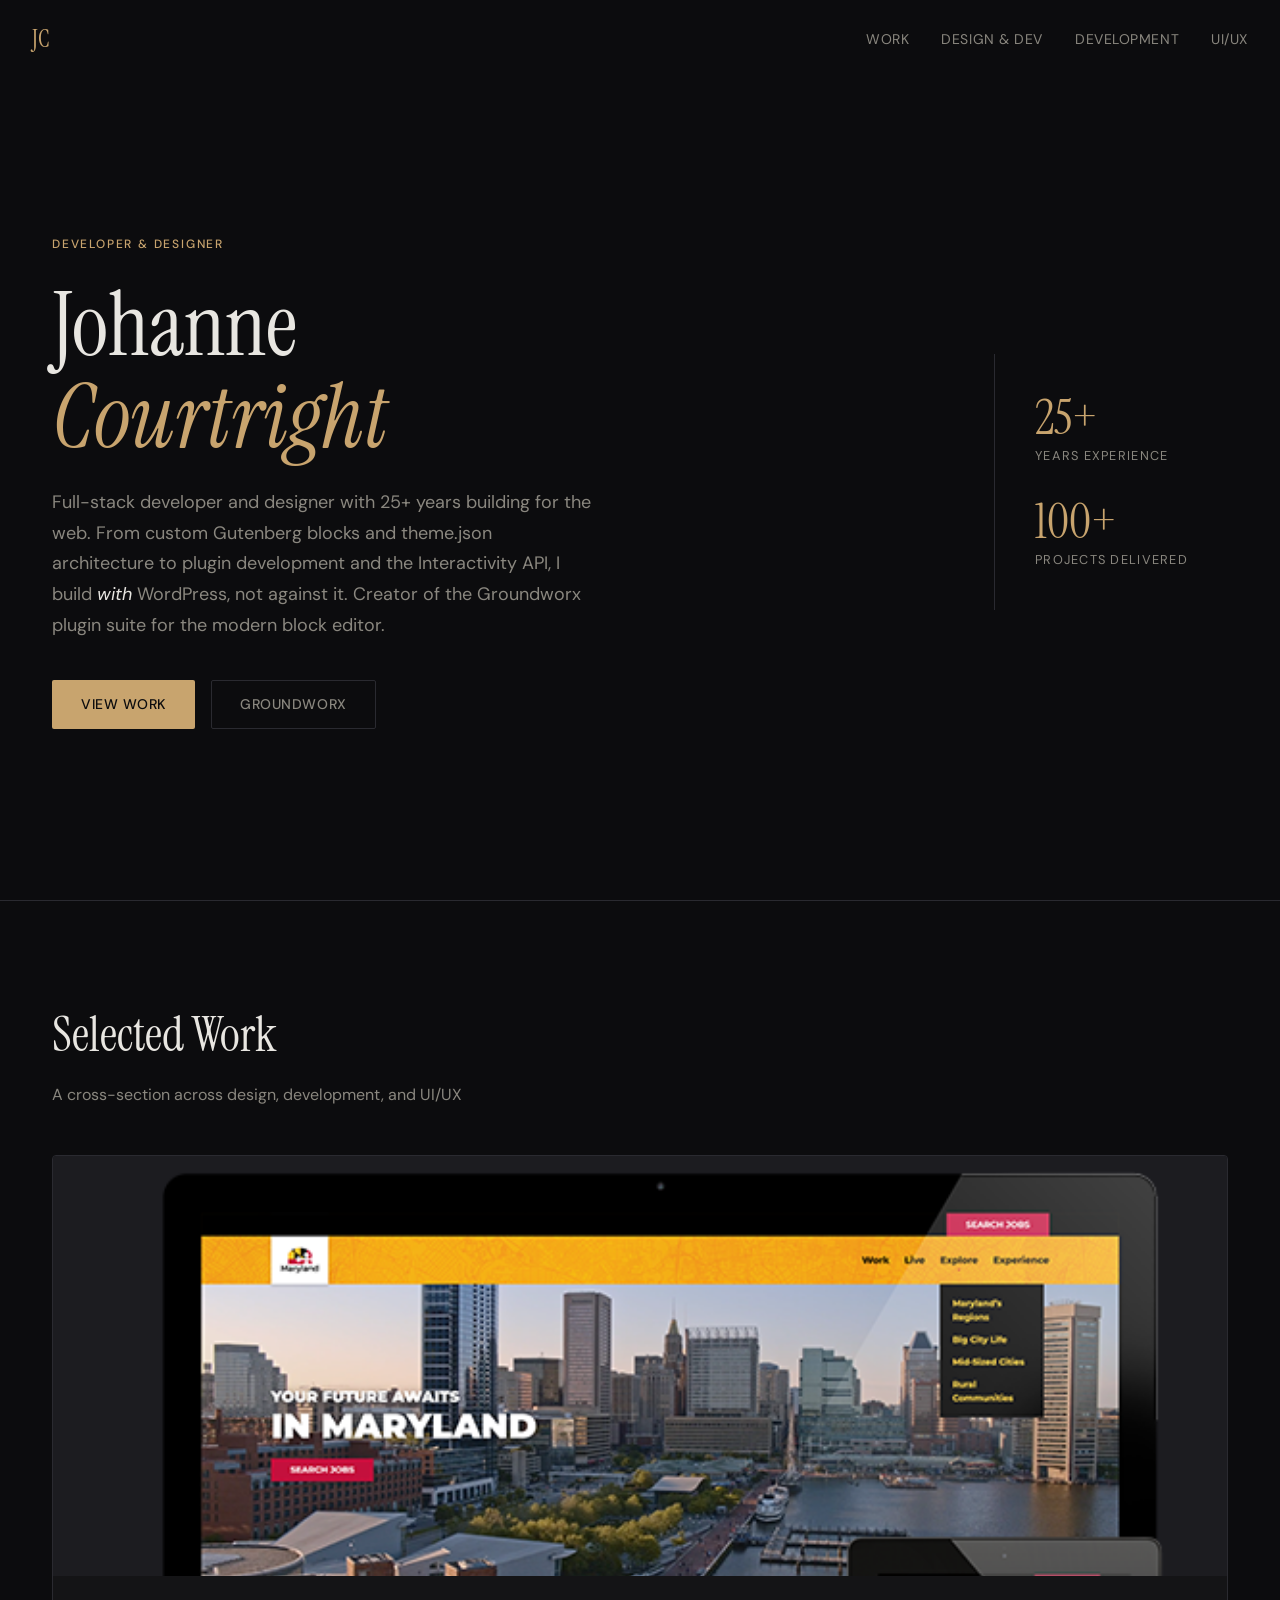
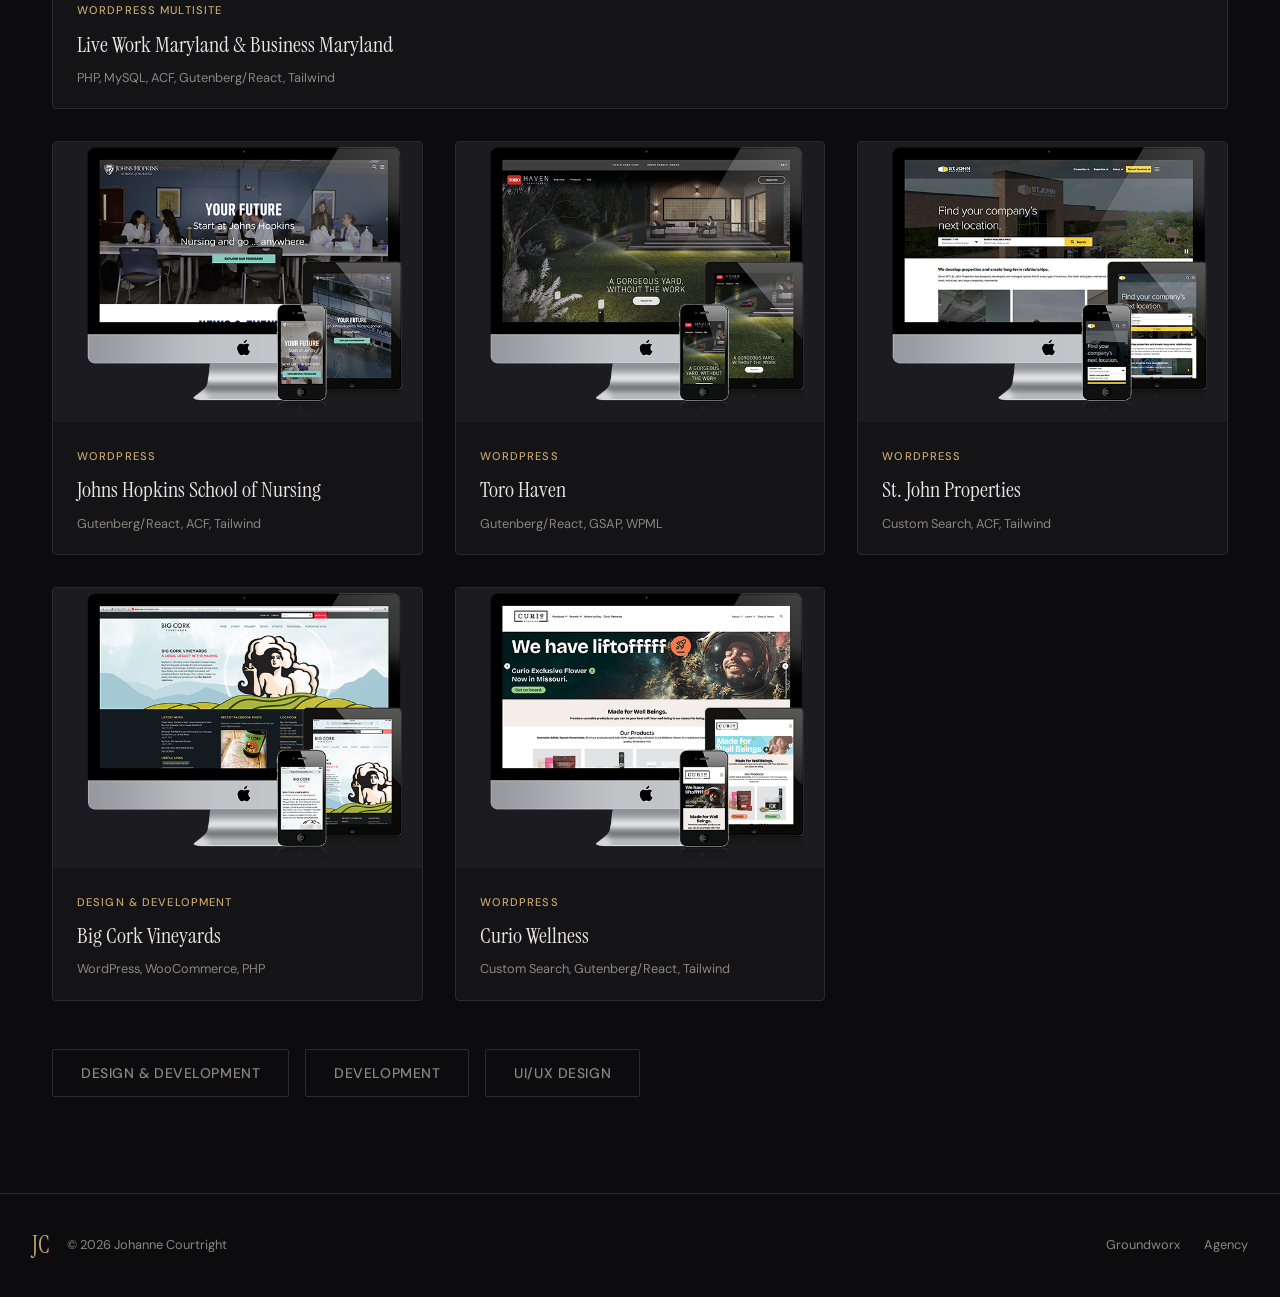
<file: index.html>
<!DOCTYPE html>
<html lang="en">
<head>
  <meta charset="UTF-8">
  <meta name="viewport" content="width=device-width, initial-scale=1.0">
  <title>Johanne Courtright — Developer & Designer</title>
  <meta name="description" content="25+ years of full-stack development and UX/UI design. Specializing in modern WordPress architecture, block-native development, and the Interactivity API.">
  <!-- Google Tag Manager -->
  <script>(function(w,d,s,l,i){w[l]=w[l]||[];w[l].push({'gtm.start':
  new Date().getTime(),event:'gtm.js'});var f=d.getElementsByTagName(s)[0],
  j=d.createElement(s),dl=l!='dataLayer'?'&l='+l:'';j.async=true;j.src=
  'https://www.googletagmanager.com/gtm.js?id='+i+dl;f.parentNode.insertBefore(j,f);
  })(window,document,'script','dataLayer','GTM-54RH7D4');</script>
  <!-- End Google Tag Manager -->
  <link rel="stylesheet" href="styles.css">
  <link rel="preconnect" href="https://fonts.googleapis.com">
  <link rel="preconnect" href="https://fonts.gstatic.com" crossorigin>
  <link href="https://fonts.googleapis.com/css2?family=DM+Sans:ital,opsz,wght@0,9..40,300;0,9..40,400;0,9..40,500;0,9..40,600;1,9..40,300;1,9..40,400&family=Instrument+Serif:ital@0;1&display=swap" rel="stylesheet">
</head>
<body>
<!-- Google Tag Manager (noscript) -->
<noscript><iframe src="https://www.googletagmanager.com/ns.html?id=GTM-54RH7D4"
height="0" width="0" style="display:none;visibility:hidden"></iframe></noscript>
<!-- End Google Tag Manager (noscript) -->
  <nav class="nav" id="nav">
    <div class="nav-inner">
      <a href="/" class="nav-logo">JC</a>
      <button class="nav-toggle" id="navToggle" aria-label="Toggle navigation">
        <span></span><span></span>
      </button>
      <div class="nav-links" id="navLinks">
        <a href="#work" class="nav-link">Work</a>
        <a href="design-development.html" class="nav-link">Design & Dev</a>
        <a href="development.html" class="nav-link">Development</a>
        <a href="ui-ux.html" class="nav-link">UI/UX</a>
      </div>
    </div>
  </nav>

  <header class="hero">
    <div class="hero-content">
      <div class="hero-label">Developer & Designer</div>
      <h1 class="hero-title">
        <span class="hero-name">Johanne</span>
        <span class="hero-name hero-name--italic">Courtright</span>
      </h1>
      <p class="hero-desc">
        Full-stack developer and designer with 25+ years building for the web. 
        From custom Gutenberg blocks and theme.json architecture to plugin development 
        and the Interactivity API, I build <em>with</em> WordPress, not against it. 
        Creator of the Groundworx plugin suite for the modern block editor.
      </p>
      <div class="hero-links">
        <a href="#work" class="btn btn--primary">View Work</a>
        <a href="https://groundworx.dev" class="btn btn--outline" target="_blank" rel="noopener">Groundworx</a>
      </div>
    </div>
    <div class="hero-aside">
      <div class="hero-stat">
        <span class="hero-stat-num">25+</span>
        <span class="hero-stat-label">Years Experience</span>
      </div>
      <div class="hero-stat">
        <span class="hero-stat-num">100+</span>
        <span class="hero-stat-label">Projects Delivered</span>
      </div>
    </div>
  </header>

  <section class="work" id="work">
    <div class="section-header">
      <h2 class="section-title">Selected Work</h2>
      <p class="section-desc">A cross-section across design, development, and UI/UX</p>
    </div>

    <div class="work-grid">

      <a href="development.html#liveworkmaryland" class="work-card work-card--featured">
        <div class="work-card-img">
          <img src="images/liveworkmaryland-website.png" alt="Live Work Maryland" loading="lazy">
        </div>
        <div class="work-card-info">
          <span class="work-card-tag">WordPress Multisite</span>
          <h3 class="work-card-title">Live Work Maryland & Business Maryland</h3>
          <p class="work-card-tech">PHP, MySQL, ACF, Gutenberg/React, Tailwind</p>
        </div>
      </a>

      <a href="development.html#jhu-nursing" class="work-card">
        <div class="work-card-img">
          <img src="images/nursing-jhu-website.png" alt="Johns Hopkins School of Nursing" loading="lazy">
        </div>
        <div class="work-card-info">
          <span class="work-card-tag">WordPress</span>
          <h3 class="work-card-title">Johns Hopkins School of Nursing</h3>
          <p class="work-card-tech">Gutenberg/React, ACF, Tailwind</p>
        </div>
      </a>

      <a href="development.html#toro-haven" class="work-card">
        <div class="work-card-img">
          <img src="images/toro-haven-website.png" alt="Toro Haven" loading="lazy">
        </div>
        <div class="work-card-info">
          <span class="work-card-tag">WordPress</span>
          <h3 class="work-card-title">Toro Haven</h3>
          <p class="work-card-tech">Gutenberg/React, GSAP, WPML</p>
        </div>
      </a>

      <a href="development.html#sjpi" class="work-card">
        <div class="work-card-img">
          <img src="images/sjpi-website.png" alt="St. John Properties" loading="lazy">
        </div>
        <div class="work-card-info">
          <span class="work-card-tag">WordPress</span>
          <h3 class="work-card-title">St. John Properties</h3>
          <p class="work-card-tech">Custom Search, ACF, Tailwind</p>
        </div>
      </a>

      <a href="design-development.html#bigcork" class="work-card">
        <div class="work-card-img">
          <img src="images/bigcork-vineyard-website.png" alt="Big Cork Vineyards" loading="lazy">
        </div>
        <div class="work-card-info">
          <span class="work-card-tag">Design & Development</span>
          <h3 class="work-card-title">Big Cork Vineyards</h3>
          <p class="work-card-tech">WordPress, WooCommerce, PHP</p>
        </div>
      </a>

      <a href="development.html#curiowellness" class="work-card">
        <div class="work-card-img">
          <img src="images/curiowellness-website.png" alt="Curio Wellness" loading="lazy">
        </div>
        <div class="work-card-info">
          <span class="work-card-tag">WordPress</span>
          <h3 class="work-card-title">Curio Wellness</h3>
          <p class="work-card-tech">Custom Search, Gutenberg/React, Tailwind</p>
        </div>
      </a>

    </div>

    <div class="work-cta">
      <a href="design-development.html" class="btn btn--outline">Design & Development</a>
      <a href="development.html" class="btn btn--outline">Development</a>
      <a href="ui-ux.html" class="btn btn--outline">UI/UX Design</a>
    </div>
  </section>

  <footer class="footer">
    <div class="footer-inner">
      <div class="footer-brand">
        <span class="nav-logo">JC</span>
        <span class="footer-copy">&copy; 2026 Johanne Courtright</span>
      </div>
      <div class="footer-links">
        <a href="https://groundworx.dev" target="_blank" rel="noopener">Groundworx</a>
        <a href="https://groundworxagency.com" target="_blank" rel="noopener">Agency</a>
      </div>
    </div>
  </footer>

  <script src="main.js"></script>
</body>
</html>
</file>
<file: styles.css>
/* ── Reset & Base ── */
*, *::before, *::after { margin: 0; padding: 0; box-sizing: border-box; }

:root {
  --color-bg: #0c0c0e;
  --color-surface: #141416;
  --color-surface-2: #1c1c20;
  --color-border: #2a2a30;
  --color-text: #e8e6e1;
  --color-text-muted: #8a877f;
  --color-accent: #c8a46e;
  --color-accent-soft: rgba(200, 164, 110, 0.12);
  --font-display: 'Instrument Serif', serif;
  --font-body: 'DM Sans', sans-serif;
  --ease-out: cubic-bezier(0.22, 1, 0.36, 1);
  --max-w: 1240px;
  --gap: clamp(1rem, 3vw, 2rem);
}

html { scroll-behavior: smooth; }

body {
  font-family: var(--font-body);
  background: var(--color-bg);
  color: var(--color-text);
  line-height: 1.6;
  -webkit-font-smoothing: antialiased;
}

img { display: block; max-width: 100%; height: auto; }
a { color: inherit; text-decoration: none; }

/* ── Nav ── */
.nav {
  position: fixed; top: 0; left: 0; right: 0; z-index: 100;
  padding: 1.25rem 2rem;
  transition: background 0.4s var(--ease-out), backdrop-filter 0.4s var(--ease-out);
}
.nav.scrolled {
  background: rgba(12, 12, 14, 0.85);
  backdrop-filter: blur(16px);
  -webkit-backdrop-filter: blur(16px);
}
.nav-inner {
  max-width: var(--max-w);
  margin: 0 auto;
  display: flex;
  align-items: center;
  justify-content: space-between;
}
.nav-logo {
  font-family: var(--font-display);
  font-size: 1.5rem;
  color: var(--color-accent);
  letter-spacing: 0.02em;
}
.nav-links { display: flex; gap: 2rem; }
.nav-link {
  font-size: 0.875rem;
  font-weight: 400;
  color: var(--color-text-muted);
  letter-spacing: 0.04em;
  text-transform: uppercase;
  transition: color 0.3s;
  position: relative;
}
.nav-link::after {
  content: '';
  position: absolute;
  bottom: -4px; left: 0;
  width: 0; height: 1px;
  background: var(--color-accent);
  transition: width 0.3s var(--ease-out);
}
.nav-link:hover { color: var(--color-text); }
.nav-link:hover::after { width: 100%; }

.nav-toggle {
  display: none;
  background: none; border: none; cursor: pointer;
  width: 28px; height: 20px;
  position: relative;
}
.nav-toggle span {
  display: block; width: 100%; height: 2px;
  background: var(--color-text);
  position: absolute; left: 0;
  transition: 0.3s var(--ease-out);
}
.nav-toggle span:first-child { top: 0; }
.nav-toggle span:last-child { bottom: 0; }
.nav-toggle.active span:first-child { top: 50%; transform: translateY(-50%) rotate(45deg); }
.nav-toggle.active span:last-child { bottom: 50%; transform: translateY(50%) rotate(-45deg); }

/* ── Hero ── */
.hero {
  min-height: 100vh;
  display: flex;
  align-items: center;
  justify-content: space-between;
  gap: 4rem;
  max-width: var(--max-w);
  margin: 0 auto;
  padding: 8rem 2rem 4rem;
}
.hero-content { flex: 1; max-width: 720px; }
.hero-label {
  font-size: 0.75rem;
  text-transform: uppercase;
  letter-spacing: 0.15em;
  color: var(--color-accent);
  margin-bottom: 1.5rem;
  font-weight: 500;
}
.hero-title {
  font-family: var(--font-display);
  font-size: clamp(3rem, 7vw, 5.5rem);
  line-height: 1.05;
  font-weight: 400;
  margin-bottom: 1.5rem;
}
.hero-name { display: block; }
.hero-name--italic { font-style: italic; color: var(--color-accent); }
.hero-desc {
  font-size: 1.125rem;
  line-height: 1.7;
  color: var(--color-text-muted);
  max-width: 540px;
  margin-bottom: 2.5rem;
}
.hero-desc em {
  font-style: italic;
  color: var(--color-text);
}
.hero-links { display: flex; gap: 1rem; flex-wrap: wrap; }

.hero-aside {
  display: flex;
  flex-direction: column;
  gap: 2rem;
  padding: 2.5rem;
  border-left: 1px solid var(--color-border);
}
.hero-stat-num {
  font-family: var(--font-display);
  font-size: 3rem;
  display: block;
  color: var(--color-accent);
  line-height: 1;
}
.hero-stat-label {
  font-size: 0.8rem;
  text-transform: uppercase;
  letter-spacing: 0.1em;
  color: var(--color-text-muted);
  margin-top: 0.25rem;
  display: block;
}

/* ── Buttons ── */
.btn {
  display: inline-flex;
  align-items: center;
  padding: 0.75rem 1.75rem;
  font-size: 0.875rem;
  font-family: var(--font-body);
  font-weight: 500;
  letter-spacing: 0.04em;
  text-transform: uppercase;
  border-radius: 2px;
  transition: all 0.3s var(--ease-out);
  cursor: pointer;
  border: 1px solid transparent;
}
.btn--primary {
  background: var(--color-accent);
  color: var(--color-bg);
}
.btn--primary:hover { background: #d4b07a; }
.btn--outline {
  border-color: var(--color-border);
  color: var(--color-text-muted);
}
.btn--outline:hover {
  border-color: var(--color-accent);
  color: var(--color-accent);
}

/* ── Section ── */
.section-header {
  max-width: var(--max-w);
  margin: 0 auto 3rem;
  padding: 0 2rem;
}
.section-title {
  font-family: var(--font-display);
  font-size: clamp(2rem, 4vw, 3rem);
  font-weight: 400;
  margin-bottom: 0.5rem;
}
.section-desc {
  color: var(--color-text-muted);
  font-size: 1rem;
}

/* ── Work Grid (Home) ── */
.work {
  padding: 6rem 0;
  border-top: 1px solid var(--color-border);
}
.work-grid {
  max-width: var(--max-w);
  margin: 0 auto;
  padding: 0 2rem;
  display: grid;
  grid-template-columns: repeat(auto-fill, minmax(360px, 1fr));
  gap: var(--gap);
}
.work-card {
  background: var(--color-surface);
  border: 1px solid var(--color-border);
  border-radius: 4px;
  overflow: hidden;
  transition: border-color 0.3s, transform 0.3s var(--ease-out);
  display: block;
}
.work-card:hover {
  border-color: var(--color-accent);
  transform: translateY(-4px);
}
.work-card--featured {
  grid-column: 1 / -1;
}
.work-card--featured .work-card-img { max-height: 420px; }
.work-card-img {
  overflow: hidden;
  background: var(--color-surface-2);
  max-height: 280px;
}
.work-card-img img {
  width: 100%;
  height: 100%;
  object-fit: cover;
  object-position: top center;
  transition: transform 0.6s var(--ease-out);
}
.work-card:hover .work-card-img img { transform: scale(1.03); }
.work-card-info { padding: 1.25rem 1.5rem; }
.work-card-tag {
  font-size: 0.7rem;
  text-transform: uppercase;
  letter-spacing: 0.1em;
  color: var(--color-accent);
  font-weight: 500;
}
.work-card-title {
  font-family: var(--font-display);
  font-size: 1.35rem;
  font-weight: 400;
  margin-top: 0.35rem;
}
.work-card-tech {
  font-size: 0.8rem;
  color: var(--color-text-muted);
  margin-top: 0.35rem;
}

.work-cta {
  max-width: var(--max-w);
  margin: 3rem auto 0;
  padding: 0 2rem;
  display: flex;
  gap: 1rem;
  flex-wrap: wrap;
}

/* ── Project Detail Page Layout ── */
.page-header {
  max-width: var(--max-w);
  margin: 0 auto;
  padding: 8rem 2rem 3rem;
}
.page-header h1 {
  font-family: var(--font-display);
  font-size: clamp(2.5rem, 5vw, 4rem);
  font-weight: 400;
}
.page-header p {
  color: var(--color-text-muted);
  margin-top: 0.5rem;
  font-size: 1.05rem;
}

.projects {
  max-width: var(--max-w);
  margin: 0 auto;
  padding: 0 2rem 6rem;
  display: flex;
  flex-direction: column;
  gap: 5rem;
}

.project {
  border-top: 1px solid var(--color-border);
  padding-top: 3rem;
  scroll-margin-top: 6rem;
}
.project-header {
  display: flex;
  justify-content: space-between;
  align-items: flex-start;
  gap: 2rem;
  flex-wrap: wrap;
  margin-bottom: 2rem;
}
.project-meta { flex: 1; min-width: 240px; }
.project-type {
  font-size: 0.7rem;
  text-transform: uppercase;
  letter-spacing: 0.1em;
  color: var(--color-accent);
  font-weight: 500;
  margin-bottom: 0.5rem;
}
.project-title {
  font-family: var(--font-display);
  font-size: clamp(1.75rem, 3vw, 2.5rem);
  font-weight: 400;
  line-height: 1.15;
}
.project-desc {
  color: var(--color-text-muted);
  font-size: 0.95rem;
  line-height: 1.6;
  margin-top: 0.75rem;
  max-width: 560px;
}
.project-tech {
  display: flex;
  flex-wrap: wrap;
  gap: 0.5rem;
  margin-top: 1rem;
}
.project-tech span {
  font-size: 0.7rem;
  text-transform: uppercase;
  letter-spacing: 0.06em;
  padding: 0.3rem 0.65rem;
  background: var(--color-accent-soft);
  color: var(--color-accent);
  border-radius: 2px;
}
.project-link {
  align-self: flex-start;
  margin-top: 0.5rem;
}
.project-link a {
  font-size: 0.8rem;
  color: var(--color-text-muted);
  border-bottom: 1px solid var(--color-border);
  padding-bottom: 2px;
  transition: color 0.3s, border-color 0.3s;
}
.project-link a:hover {
  color: var(--color-accent);
  border-color: var(--color-accent);
}

.project-hero {
  border-radius: 4px;
  overflow: hidden;
  background: var(--color-surface);
  border: 1px solid var(--color-border);
  margin-bottom: 1.5rem;
}
.project-hero img {
  width: 100%;
  object-fit: cover;
  object-position: top center;
}

/* Light hero background for UI/UX page (transparent PNGs) */
.project-hero--light {
  background: linear-gradient(145deg, #d4d4d4, #ebebeb);
}

/* Side-by-side layout for UI/UX projects */
.project-layout-side {
  display: grid;
  grid-template-columns: 300px 1fr;
  gap: 1.5rem;
  align-items: start;
}
.project-layout-side .project-hero--light {
  border-radius: 4px;
  overflow: hidden;
  border: 1px solid var(--color-border);
  padding: 1rem;
}
.project-layout-side .project-hero--light img {
  width: 100%;
  object-fit: contain;
}
.project-layout-side .project-screenshots {
  display: grid;
  grid-template-columns: repeat(auto-fill, minmax(200px, 1fr));
  gap: 1rem;
}

@media (max-width: 700px) {
  .project-layout-side {
    grid-template-columns: 1fr;
  }
  .project-layout-side .project-hero--light {
    max-width: 260px;
  }
}

.project-screenshots {
  display: grid;
  grid-template-columns: repeat(auto-fill, minmax(240px, 1fr));
  gap: 1rem;
}
.project-screenshots img {
  width: 100%;
  border-radius: 4px;
  border: 1px solid var(--color-border);
  cursor: pointer;
  transition: border-color 0.3s, transform 0.3s var(--ease-out);
}
.project-screenshots img:hover {
  border-color: var(--color-accent);
  transform: translateY(-2px);
}

/* Light background for transparent PNG screenshots */
.project-screenshots--light img {
  background: linear-gradient(145deg, #d4d4d4, #ebebeb);
  padding: 0.5rem;
}

/* ── Lightbox ── */
.lightbox {
  position: fixed; inset: 0; z-index: 1000;
  background: rgba(0, 0, 0, 0.92);
  display: none;
  align-items: center;
  justify-content: center;
  cursor: zoom-out;
  padding: 2rem;
  animation: lbFadeIn 0.3s var(--ease-out);
}
.lightbox.active { display: flex; }
.lightbox img {
  max-width: 90vw;
  max-height: 90vh;
  object-fit: contain;
  border-radius: 4px;
  cursor: default;
}
.lightbox-close {
  position: absolute; top: 1.5rem; right: 1.5rem;
  background: none; border: none;
  color: var(--color-text-muted);
  font-size: 2rem;
  cursor: pointer;
  line-height: 1;
  transition: color 0.3s;
}
.lightbox-close:hover { color: var(--color-text); }

@keyframes lbFadeIn {
  from { opacity: 0; }
  to { opacity: 1; }
}

/* ── Footer ── */
.footer {
  border-top: 1px solid var(--color-border);
  padding: 2rem;
}
.footer-inner {
  max-width: var(--max-w);
  margin: 0 auto;
  display: flex;
  align-items: center;
  justify-content: space-between;
  flex-wrap: wrap;
  gap: 1rem;
}
.footer-brand {
  display: flex;
  align-items: center;
  gap: 1rem;
}
.footer-copy {
  font-size: 0.8rem;
  color: var(--color-text-muted);
}
.footer-links {
  display: flex;
  gap: 1.5rem;
}
.footer-links a {
  font-size: 0.8rem;
  color: var(--color-text-muted);
  transition: color 0.3s;
}
.footer-links a:hover { color: var(--color-accent); }

/* ── Animations ── */
.fade-in {
  opacity: 0;
  transform: translateY(24px);
  transition: opacity 0.7s var(--ease-out), transform 0.7s var(--ease-out);
}
.fade-in.visible {
  opacity: 1;
  transform: translateY(0);
}

/* ── Responsive ── */
@media (max-width: 900px) {
  .hero { flex-direction: column; gap: 2rem; min-height: auto; padding-top: 7rem; }
  .hero-aside {
    flex-direction: row;
    border-left: none;
    border-top: 1px solid var(--color-border);
    padding: 2rem 0 0;
  }
  .work-grid { grid-template-columns: 1fr; }
  .work-card--featured { grid-column: auto; }
  .project-screenshots { grid-template-columns: repeat(auto-fill, minmax(180px, 1fr)); }
}

@media (max-width: 640px) {
  .nav { padding: 1rem 1.25rem; }
  .nav-toggle { display: block; }
  .nav-links {
    position: fixed;
    top: 0; left: 0; right: 0; bottom: 0;
    background: var(--color-bg);
    flex-direction: column;
    align-items: center;
    justify-content: center;
    gap: 2rem;
    opacity: 0;
    pointer-events: none;
    transition: opacity 0.3s;
  }
  .nav-links.open {
    opacity: 1;
    pointer-events: auto;
  }
  .nav-link { font-size: 1.25rem; }
  .hero { padding: 6rem 1.25rem 3rem; }
  .hero-title { font-size: 2.75rem; }
  .hero-aside { gap: 1.5rem; }
  .section-header, .page-header, .projects, .work-grid, .work-cta { padding-left: 1.25rem; padding-right: 1.25rem; }
  .project-screenshots { grid-template-columns: 1fr 1fr; }
  .work-cta { flex-direction: column; }
  .work-cta .btn { text-align: center; justify-content: center; }
}
</file>
